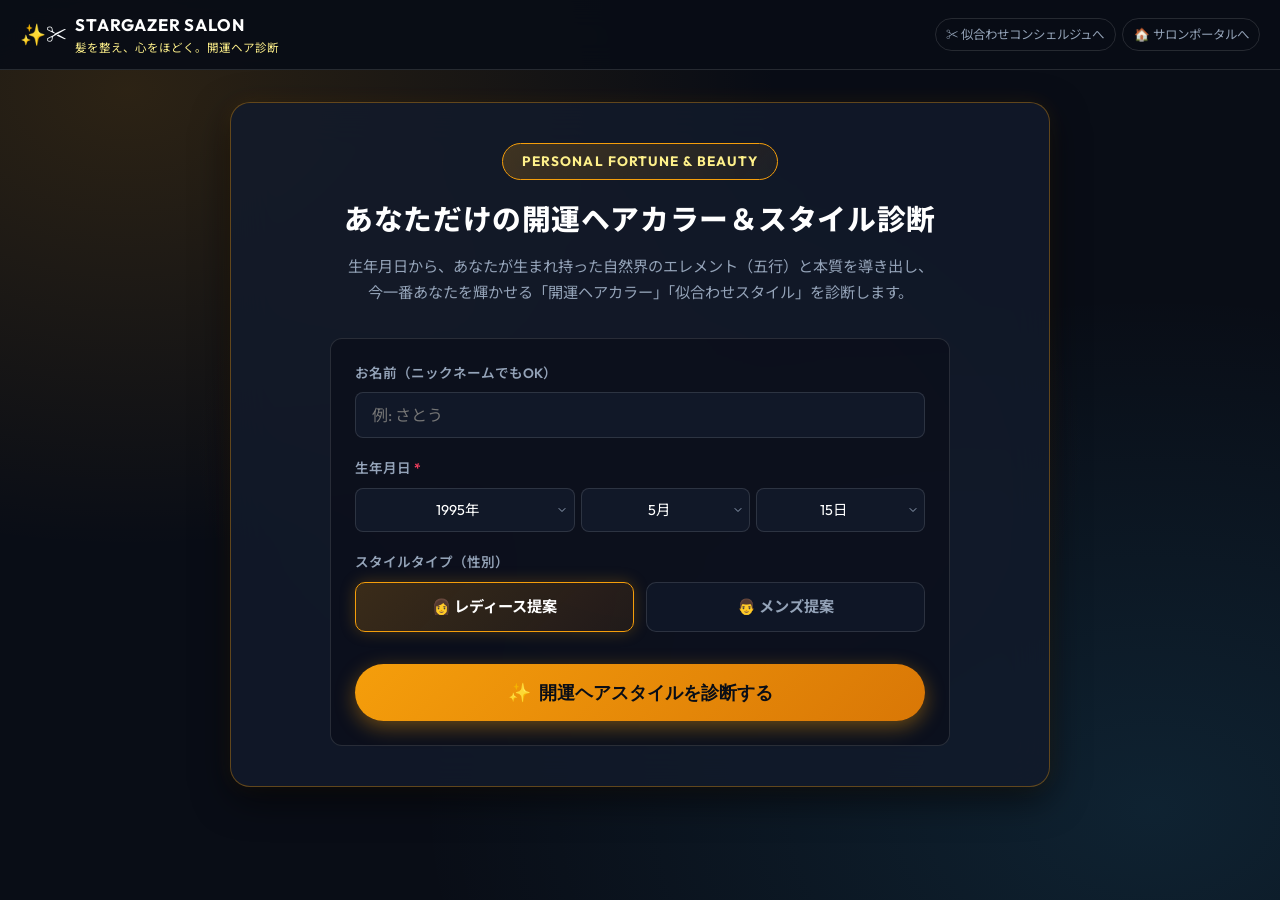
<file: salon_customer.html>
<!DOCTYPE html>
<html lang="ja">
<head>
    <meta charset="UTF-8">
    <meta name="viewport" content="width=device-width, initial-scale=1.0">
    <title>パーソナル開運ヘア診断 | Stargazer Salon</title>
    <!-- PWA Settings -->
    <link rel="manifest" href="manifest.json">
    <meta name="theme-color" content="#0f172a">
    <meta name="apple-mobile-web-app-capable" content="yes">
    <meta name="apple-mobile-web-app-status-bar-style" content="black-translucent">
    <meta name="apple-mobile-web-app-title" content="開運ヘア診断">
    <link rel="apple-touch-icon" href="icons/apple-touch-icon.png">
    <link rel="icon" type="image/svg+xml" href="icons/icon.svg">
    <link rel="icon" type="image/png" sizes="192x192" href="icons/icon-192.png">

    <link rel="preconnect" href="https://fonts.googleapis.com">
    <link rel="preconnect" href="https://fonts.gstatic.com" crossorigin>
    <link href="https://fonts.googleapis.com/css2?family=Outfit:wght@400;600;700;800&family=Noto+Sans+JP:wght@400;500;700&display=swap" rel="stylesheet">
    <link rel="stylesheet" href="salon_customer.css">
</head>
<body>

    <!-- タブレットヘッダー -->
    <header class="cust-header">
        <div class="cust-brand">
            <span class="brand-icon">✨✂️</span>
            <div>
                <div class="brand-text">STARGAZER SALON</div>
                <span class="brand-sub">髪を整え、心をほどく。開運ヘア診断</span>
            </div>
        </div>
        <div class="header-links">
            <a href="salon_cheat_sheet.html" class="link-btn">✂️ 似合わせコンシェルジュへ</a>
            <a href="salon_index.html" class="link-btn">🏠 サロンポータルへ</a>
        </div>
    </header>

    <main class="cust-container">

        <!-- ================= ① 入力ウェルカム画面 ================= -->
        <section id="cust-input-screen" class="welcome-card">
            <span class="welcome-badge">PERSONAL FORTUNE & BEAUTY</span>
            <h1 class="welcome-title">あなただけの開運ヘアカラー＆スタイル診断</h1>
            <p class="welcome-desc">
                生年月日から、あなたが生まれ持った自然界のエレメント（五行）と本質を導き出し、<br>
                今一番あなたを輝かせる「開運ヘアカラー」「似合わせスタイル」を診断します。
            </p>

            <form id="cust-diag-form" class="cust-form-box">
                <div class="form-row-group">
                    <label for="cust-diag-name">お名前（ニックネームでもOK）</label>
                    <input type="text" id="cust-diag-name" class="form-input-cust" placeholder="例: さとう">
                </div>

                <div class="form-row-group">
                    <label>生年月日 <span style="color:#f43f5e">*</span></label>
                    <div class="birthday-select-grid">
                        <select id="cust-diag-year" required>
                            <option value="">年</option>
                        </select>
                        <select id="cust-diag-month" required>
                            <option value="">月</option>
                        </select>
                        <select id="cust-diag-day" required>
                            <option value="">日</option>
                        </select>
                    </div>
                </div>

                <div class="form-row-group">
                    <label>スタイルタイプ（性別）</label>
                    <div class="cust-gender-toggle">
                        <label class="gender-radio-label">
                            <input type="radio" name="cust-diag-gender" value="female" checked>
                            <span>👩 レディース提案</span>
                        </label>
                        <label class="gender-radio-label">
                            <input type="radio" name="cust-diag-gender" value="male">
                            <span>👨 メンズ提案</span>
                        </label>
                    </div>
                </div>

                <button type="submit" class="btn-cust-submit">
                    <span>✨</span> 開運ヘアスタイルを診断する
                </button>
            </form>
        </section>

        <!-- ================= ② 診断結果画面 ================= -->
        <section id="cust-result-screen" class="result-container hidden">
            
            <!-- Hero結果カード -->
            <div class="hero-result-card">
                <div class="hero-header">
                    <h2 id="res-user-name" class="res-user-title">佐藤 様 の開運ヘアカルテ</h2>
                    <div id="res-element-badge" class="element-pill-badge">🌲 木（大樹タイプ）</div>
                </div>

                <div id="res-catchphrase" class="res-catchphrase">まっすぐ上を目指すリーダー・向上心の塊</div>
                
                <div class="res-desc-box">
                    <p id="res-personality" class="res-personality"></p>
                </div>

                <div class="res-mind-box">
                    <strong>💡 心をほどく開運メッセージ:</strong>
                    <p id="res-mind-advice" class="res-mind-advice"></p>
                </div>
            </div>

            <!-- 2カラム構成：開運カラー & ヘアスタイル -->
            <div class="res-grid-split">
                
                <!-- 開運パーソナルカラー -->
                <div class="feature-box">
                    <div class="box-head">
                        <span style="font-size: 1.3rem;">🎨</span>
                        <h3>あなたを輝かせる開運ヘアカラー</h3>
                    </div>
                    <div id="res-color-cards" class="color-cards-list">
                        <!-- JSで動的生成 -->
                    </div>
                    <div class="texture-note">
                        <strong>🌟 おすすめの質感：</strong>
                        <span id="res-texture"></span>
                    </div>
                </div>

                <!-- おすすめ開運スタイル（2WAY提案） -->
                <div class="feature-box">
                    <div class="box-head">
                        <span style="font-size: 1.3rem;">✂️</span>
                        <h3>運気を引き寄せる「2WAY」ヘアデザイン</h3>
                    </div>
                    
                    <div class="twoway-styles-grid">
                        <div class="twoway-card on-style">
                            <div class="twoway-badge on">💼 仕事・勝負のONスタイル</div>
                            <h4 id="res-on-style-title" class="twoway-title"></h4>
                            <p id="res-on-style-desc" class="twoway-desc"></p>
                        </div>
                        <div class="twoway-card off-style">
                            <div class="twoway-badge off">🌿 休日・癒やしのOFFスタイル</div>
                            <h4 id="res-off-style-title" class="twoway-title"></h4>
                            <p id="res-off-style-desc" class="twoway-desc"></p>
                        </div>
                    </div>

                    <div class="lucky-care-box" style="margin-top: 1rem;">
                        <strong>💆‍♀️ サロンおすすめの開運ケア：</strong>
                        <span id="res-lucky-care"></span>
                    </div>
                </div>

            </div>

            <!-- 🛍️ あなたを高める開運アロマ＆ホームケア処方箋 -->
            <div class="homecare-card" style="margin-bottom: 1.5rem;">
                <div class="box-head" style="border-color: rgba(245, 158, 11, 0.3);">
                    <span style="font-size: 1.3rem;">🛍️</span>
                    <div>
                        <h3 style="color: var(--accent-gold-light);">あなたを高める「開運アロマ＆ホームケア処方箋」</h3>
                        <p style="font-size: 0.75rem; color: var(--text-secondary);">サロン専売品・おうちでできる開運セルフケア</p>
                    </div>
                </div>
                
                <div class="homecare-grid">
                    <div class="homecare-item">
                        <div class="homecare-icon-badge">🌿</div>
                        <div class="homecare-text">
                            <span class="homecare-label">開運アロマ・香りの処方箋</span>
                            <h4 id="res-home-aroma" class="homecare-val"></h4>
                        </div>
                    </div>

                    <div class="homecare-item">
                        <div class="homecare-icon-badge">🧴</div>
                        <div class="homecare-text">
                            <span class="homecare-label">おすすめシャンプー＆トリートメント</span>
                            <h4 id="res-home-shampoo" class="homecare-val"></h4>
                        </div>
                    </div>

                    <div class="homecare-item">
                        <div class="homecare-icon-badge">✨</div>
                        <div class="homecare-text">
                            <span class="homecare-label">開運スタイリング剤＆アウトバス</span>
                            <h4 id="res-home-styling" class="homecare-val"></h4>
                        </div>
                    </div>
                </div>

                <div class="homecare-advice-box">
                    <strong>💡 スタイリストからのホームケアアドバイス：</strong>
                    <p id="res-home-advice"></p>
                </div>
            </div>

            <!-- 📅 年間12ヶ月 開運メンテナンス・カレンダー -->
            <div class="yearly-calendar-section" style="margin-bottom: 1.5rem;">
                <div class="box-head" style="border-color: rgba(56, 189, 248, 0.3);">
                    <span style="font-size: 1.3rem;">📅</span>
                    <div>
                        <h3 style="color: #38bdf8;">あなたの年間12ヶ月「開運メンテナンス・カレンダー」</h3>
                        <p style="font-size: 0.75rem; color: var(--text-secondary);">季節のバイオリズムに合わせた最適なヘアケア＆邪気払いサイクル</p>
                    </div>
                </div>

                <div id="res-yearly-calendar-grid" class="yearly-calendar-grid">
                    <!-- JSで12ヶ月分動的生成 -->
                </div>
            </div>

            <!-- 次回開運日バナー -->
            <div class="lucky-banner-card">
                <div class="banner-text-left">
                    <h4>🌟 次回の開運メンテナンス時期</h4>
                    <p>エネルギーの切り替わりと、髪の美しさをキープするベストタイミングです。</p>
                </div>
                <div id="res-lucky-period" class="lucky-period-tag">
                    9月25日 〜 10月10日頃
                </div>
            </div>

            <!-- アクションボタン -->
            <div class="result-actions" style="display: flex; flex-wrap: wrap; gap: 0.75rem; justify-content: center;">
                <button type="button" id="btn-open-sns-modal" class="btn-cust-submit" style="width: auto; margin-top: 0; padding: 0.8rem 2rem;">
                    <span>📸</span> スマホ用待ち受け・SNS画像を生成
                </button>
                <button type="button" id="btn-copy-share-url" class="btn-secondary-action" style="border-color: #38bdf8; color: #7dd3fc;">
                    <span>🔗</span> 診断結果URLをコピー
                </button>
                <button type="button" id="btn-re-diag" class="btn-secondary-action">
                    🔄 もう一度診断する
                </button>
            </div>

        </section>

    </main>

    <!-- ================= 神秘的な星読みローディング演出 ================= -->
    <div id="cust-loading-overlay" class="loading-overlay hidden">
        <div class="loading-content">
            <div class="star-spinner"></div>
            <h3 class="loading-title">星の配置を読み解いています...</h3>
            <p class="loading-sub">あなたの生年月日から守護エレメントと開運ヘアを導き出しています</p>
        </div>
    </div>

    <!-- ================= スマホ用待ち受け・SNS画像生成モーダル ================= -->
    <div id="sns-modal" class="modal-overlay hidden">
        <div class="modal-card" style="max-width: 480px;">
            <div class="modal-header">
                <h3>📸 スマホ待ち受け・SNSシェア画像</h3>
                <button type="button" id="btn-close-sns-modal" class="btn-close">&times;</button>
            </div>
            <div class="modal-body" style="text-align: center;">
                <p style="font-size: 0.85rem; color: var(--text-secondary); margin-bottom: 1rem;">
                    Instagramのストーリーや、スマホの待ち受け画面にぴったりな縦長開運カードです✨
                </p>

                <!-- プレビュー表示エリア（Canvasレンダリング結果） -->
                <div class="sns-card-preview-wrap">
                    <img id="sns-preview-img" class="sns-preview-img" alt="開運待ち受けカード">
                </div>
            </div>
            <div class="modal-footer" style="justify-content: center; gap: 0.75rem;">
                <a id="btn-download-sns-card" class="btn-cust-submit" style="text-decoration: none; width: auto; margin-top: 0; padding: 0.75rem 1.8rem; font-size: 1rem;" download="fortune_hair_card.png">
                    <span>📥</span> 画像をダウンロード保存
                </a>
            </div>
        </div>
    </div>

    <!-- 描画用隠しCanvas (1080x1920 高解像度) -->
    <canvas id="card-canvas" width="1080" height="1920" style="display: none;"></canvas>

    <script src="salon_customer.js"></script>
    <script>
        // PWA Service Worker 登録（強制キャッシュクリア＆自動リロード対応）
        if ('serviceWorker' in navigator) {
            window.addEventListener('load', () => {
                navigator.serviceWorker.register('./sw.js').then((reg) => {
                    console.log('✅ ServiceWorker Registered! Scope:', reg.scope);
                    reg.addEventListener('updatefound', () => {
                        const newWorker = reg.installing;
                        newWorker.addEventListener('statechange', () => {
                            if (newWorker.state === 'installed' && navigator.serviceWorker.controller) {
                                console.log('🔄 New Service Worker version installed. Force reloading...');
                                window.location.reload();
                            }
                        });
                    });
                }).catch((err) => console.warn('ServiceWorker Registration failed:', err));
            });
        }
    </script>
</body>
</html>
</file>
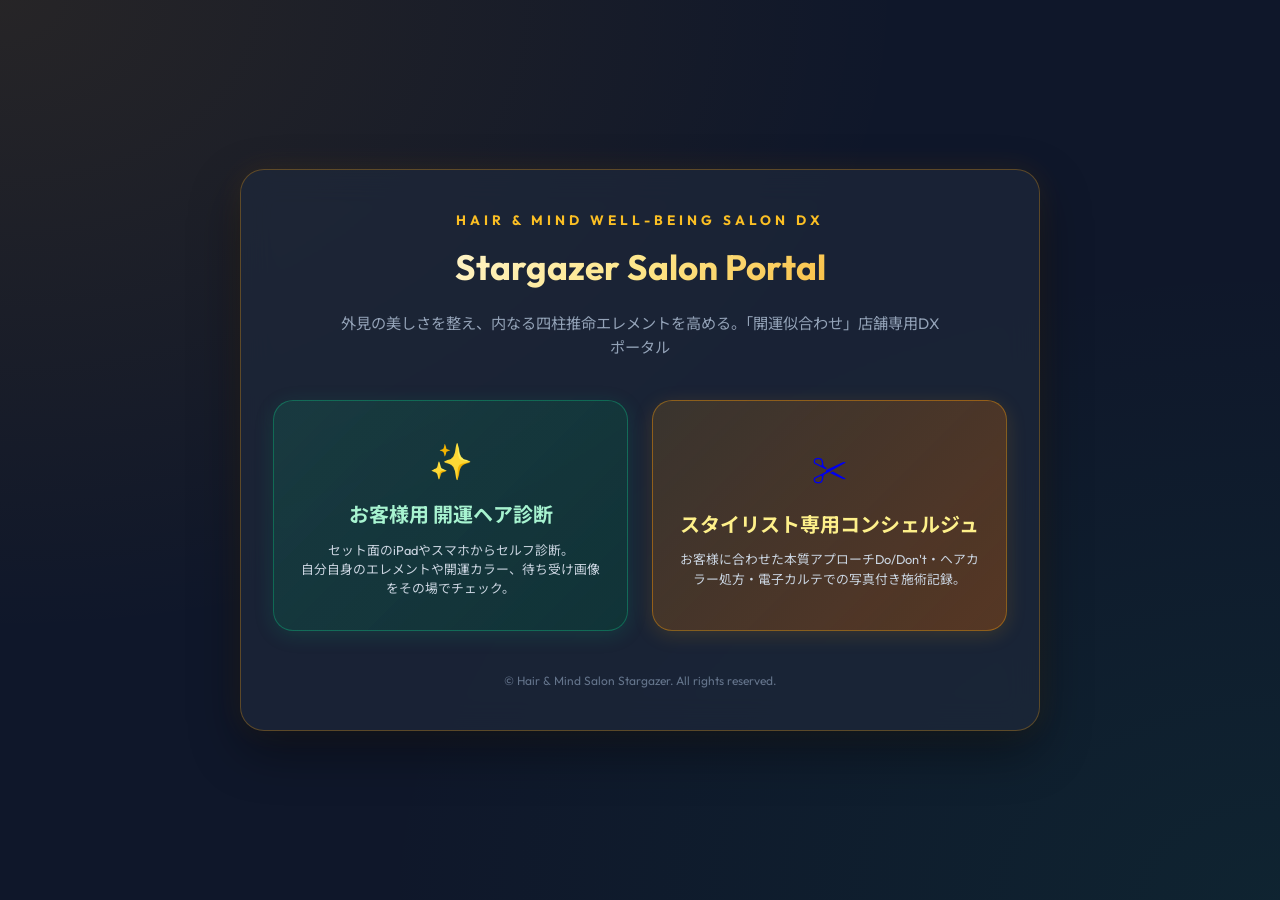
<file: salon_index.html>
<!DOCTYPE html>
<html lang="ja">
<head>
    <meta charset="UTF-8">
    <meta name="viewport" content="width=device-width, initial-scale=1.0">
    <title>Stargazer Salon Portal | 開運似合わせビューティー</title>
    <!-- PWA Settings -->
    <link rel="manifest" href="manifest.json">
    <meta name="theme-color" content="#0f172a">
    <meta name="apple-mobile-web-app-capable" content="yes">
    <meta name="apple-mobile-web-app-status-bar-style" content="black-translucent">
    <meta name="apple-mobile-web-app-title" content="サロンポータル">
    <link rel="apple-touch-icon" href="icons/apple-touch-icon.png">
    <link rel="icon" type="image/svg+xml" href="icons/icon.svg">
    <link rel="icon" type="image/png" sizes="192x192" href="icons/icon-192.png">

    <link rel="preconnect" href="https://fonts.googleapis.com">
    <link rel="preconnect" href="https://fonts.gstatic.com" crossorigin>
    <link href="https://fonts.googleapis.com/css2?family=Outfit:wght@300;400;600;700&family=Noto+Sans+JP:wght@300;400;700&display=swap" rel="stylesheet">
    <link rel="stylesheet" href="salon_customer.css">
    <style>
        body {
            background-color: #0f172a;
            background-image: 
                radial-gradient(at 0% 0%, rgba(245, 158, 11, 0.1) 0px, transparent 50%),
                radial-gradient(at 100% 100%, rgba(16, 185, 129, 0.08) 0px, transparent 50%);
            color: #f8fafc;
            display: flex;
            flex-direction: column;
            justify-content: center;
            align-items: center;
            min-height: 100vh;
            padding: 1.5rem;
            box-sizing: border-box;
        }
        .portal-card {
            background: rgba(30, 41, 59, 0.7);
            border: 1px solid rgba(245, 158, 11, 0.3);
            border-radius: 24px;
            padding: 2.5rem 2rem;
            max-width: 800px;
            width: 100%;
            text-align: center;
            backdrop-filter: blur(16px);
            box-shadow: 0 20px 50px rgba(0, 0, 0, 0.4), 0 0 30px rgba(245, 158, 11, 0.1);
        }
        .portal-title-brand {
            font-size: 0.85rem;
            letter-spacing: 4px;
            color: #fbbf24;
            font-weight: 700;
            text-transform: uppercase;
            margin-bottom: 0.5rem;
        }
        .portal-title {
            font-size: 2.2rem;
            font-weight: 700;
            margin-bottom: 1rem;
            background: linear-gradient(135deg, #fff 0%, #fde68a 50%, #f59e0b 100%);
            -webkit-background-clip: text;
            -webkit-text-fill-color: transparent;
        }
        .portal-desc {
            font-size: 0.95rem;
            color: #94a3b8;
            max-width: 600px;
            margin: 0 auto 2.5rem auto;
            line-height: 1.6;
        }
        .portal-grid {
            display: grid;
            grid-template-columns: repeat(auto-fit, minmax(280px, 1fr));
            gap: 1.5rem;
        }
        .portal-btn {
            display: flex;
            flex-direction: column;
            align-items: center;
            justify-content: center;
            gap: 0.6rem;
            padding: 2rem 1.5rem;
            text-decoration: none;
            border-radius: 20px;
            transition: all 0.3s ease;
            box-sizing: border-box;
        }
        .portal-btn.customer {
            background: linear-gradient(135deg, rgba(16, 185, 129, 0.15) 0%, rgba(6, 78, 59, 0.4) 100%);
            border: 1px solid rgba(16, 185, 129, 0.4);
            box-shadow: 0 4px 20px rgba(16, 185, 129, 0.15);
        }
        .portal-btn.customer:hover {
            transform: translateY(-4px);
            border-color: #10b981;
            background: linear-gradient(135deg, rgba(16, 185, 129, 0.25) 0%, rgba(6, 78, 59, 0.6) 100%);
            box-shadow: 0 10px 30px rgba(16, 185, 129, 0.3);
        }
        .portal-btn.staff {
            background: linear-gradient(135deg, rgba(245, 158, 11, 0.15) 0%, rgba(180, 83, 9, 0.4) 100%);
            border: 1px solid rgba(245, 158, 11, 0.4);
            box-shadow: 0 4px 20px rgba(245, 158, 11, 0.15);
        }
        .portal-btn.staff:hover {
            transform: translateY(-4px);
            border-color: #f59e0b;
            background: linear-gradient(135deg, rgba(245, 158, 11, 0.25) 0%, rgba(180, 83, 9, 0.6) 100%);
            box-shadow: 0 10px 30px rgba(245, 158, 11, 0.3);
        }
        .portal-btn-icon {
            font-size: 2.2rem;
        }
        .portal-btn-title {
            font-size: 1.25rem;
            font-weight: 700;
            color: #fff;
        }
        .portal-btn-desc {
            font-size: 0.8rem;
            color: #cbd5e1;
            line-height: 1.5;
        }
        .portal-footer {
            margin-top: 2.5rem;
            font-size: 0.75rem;
            color: #64748b;
        }
        @media (max-width: 600px) {
            .portal-card {
                padding: 1.5rem 1rem;
            }
            .portal-title {
                font-size: 1.7rem;
            }
            .portal-btn {
                padding: 1.5rem 1rem;
            }
            .portal-btn-title {
                font-size: 1.1rem;
            }
        }
    </style>
</head>
<body>

    <div class="portal-card">
        <div class="portal-title-brand">Hair & Mind Well-Being Salon DX</div>
        <h1 class="portal-title">Stargazer Salon Portal</h1>
        <p class="portal-desc">
            外見の美しさを整え、内なる四柱推命エレメントを高める。「開運似合わせ」店舗専用DXポータル
        </p>

        <div class="portal-grid">
            <!-- お客様用 -->
            <a href="salon_customer.html" class="portal-btn customer">
                <span class="portal-btn-icon">✨</span>
                <span class="portal-btn-title" style="color: #a7f3d0;">お客様用 開運ヘア診断</span>
                <p class="portal-btn-desc">
                    セット面のiPadやスマホからセルフ診断。<br>自分自身のエレメントや開運カラー、待ち受け画像をその場でチェック。
                </p>
            </a>

            <!-- スタイリスト用 -->
            <a href="salon_cheat_sheet.html" class="portal-btn staff">
                <span class="portal-btn-icon">✂️</span>
                <span class="portal-btn-title" style="color: #fef08a;">スタイリスト専用コンシェルジュ</span>
                <p class="portal-btn-desc">
                    お客様に合わせた本質アプローチDo/Don't・ヘアカラー処方・電子カルテでの写真付き施術記録。
                </p>
            </a>
        </div>

        <div class="portal-footer">
            © Hair & Mind Salon Stargazer. All rights reserved.
        </div>
    </div>

    <script>
        // PWA Service Worker 登録（強制キャッシュクリア＆自動リロード対応）
        if ('serviceWorker' in navigator) {
            window.addEventListener('load', () => {
                navigator.serviceWorker.register('./sw.js').then((reg) => {
                    console.log('✅ ServiceWorker Registered! Scope:', reg.scope);
                    reg.addEventListener('updatefound', () => {
                        const newWorker = reg.installing;
                        newWorker.addEventListener('statechange', () => {
                            if (newWorker.state === 'installed' && navigator.serviceWorker.controller) {
                                console.log('🔄 New Service Worker version installed. Force reloading...');
                                window.location.reload();
                            }
                        });
                    });
                }).catch((err) => console.warn('ServiceWorker Registration failed:', err));
            });
        }
    </script>
</body>
</html>
</file>
<file: salon_customer.css>
/* ==========================================================================
   お客様専用 タブレット開運ヘア診断 スタイルシート
   ========================================================================== */

:root {
    --bg-dark: #090d16;
    --bg-card: rgba(18, 26, 43, 0.85);
    --bg-card-glass: rgba(255, 255, 255, 0.05);
    --accent-gold: #f59e0b;
    --accent-gold-light: #fef08a;
    --accent-rose: #f43f5e;
    --accent-teal: #10b981;
    --text-primary: #f8fafc;
    --text-secondary: #94a3b8;
    --border-glass: rgba(255, 255, 255, 0.12);
    --border-gold: rgba(245, 158, 11, 0.35);
    --shadow-rich: 0 12px 36px rgba(0, 0, 0, 0.6), 0 0 20px rgba(245, 158, 11, 0.1);
    --radius-xl: 20px;
    --radius-md: 12px;
    --font-family: 'Outfit', 'Noto Sans JP', -apple-system, BlinkMacSystemFont, sans-serif;
}

* {
    box-sizing: border-box;
    margin: 0;
    padding: 0;
}

body {
    font-family: var(--font-family);
    background-color: var(--bg-dark);
    background-image: 
        radial-gradient(at 10% 10%, rgba(245, 158, 11, 0.15) 0px, transparent 40%),
        radial-gradient(at 90% 90%, rgba(56, 189, 248, 0.12) 0px, transparent 45%),
        radial-gradient(at 50% 50%, rgba(244, 63, 94, 0.08) 0px, transparent 50%);
    background-attachment: fixed;
    color: var(--text-primary);
    line-height: 1.6;
    min-height: 100vh;
    padding-bottom: 3rem;
}

/* タブレットヘッダー */
.cust-header {
    background: rgba(9, 13, 22, 0.95);
    backdrop-filter: blur(14px);
    border-bottom: 1px solid var(--border-glass);
    padding: 0.75rem 1.25rem;
    position: sticky;
    top: 0;
    z-index: 100;
    display: flex;
    justify-content: space-between;
    align-items: center;
    gap: 0.5rem;
}

.cust-brand {
    display: flex;
    align-items: center;
    gap: 0.5rem;
    min-width: 0;
    flex-shrink: 1;
}

.brand-icon {
    font-size: 1.3rem;
    flex-shrink: 0;
}

.brand-text {
    font-size: 1.05rem;
    font-weight: 700;
    letter-spacing: 0.05em;
    color: #fff;
    font-family: 'Outfit', sans-serif;
    white-space: nowrap;
    overflow: hidden;
    text-overflow: ellipsis;
}

.brand-sub {
    font-size: 0.72rem;
    color: var(--accent-gold-light);
    display: block;
    white-space: nowrap;
    overflow: hidden;
    text-overflow: ellipsis;
}

.header-links {
    display: flex;
    gap: 0.4rem;
    flex-shrink: 0;
    align-items: center;
}

.link-btn {
    color: var(--text-secondary);
    text-decoration: none;
    font-size: 0.78rem;
    padding: 0.35rem 0.65rem;
    border-radius: 20px;
    border: 1px solid var(--border-glass);
    transition: all 0.2s;
    white-space: nowrap;
    display: inline-flex;
    align-items: center;
}

.link-btn:hover {
    color: #fff;
    background: rgba(255, 255, 255, 0.1);
}

@media (max-width: 640px) {
    .cust-header {
        padding: 0.6rem 0.75rem;
        gap: 0.4rem;
    }
    .brand-sub {
        display: none;
    }
    .brand-text {
        font-size: 0.9rem;
    }
    .brand-icon {
        font-size: 1.15rem;
    }
    .link-btn {
        font-size: 0.72rem;
        padding: 0.3rem 0.5rem;
    }
}

@media (max-width: 420px) {
    .brand-text {
        font-size: 0.82rem;
    }
    .link-btn {
        font-size: 0.68rem;
        padding: 0.25rem 0.4rem;
    }
}

/* メインラッパー */
.cust-container {
    max-width: 860px;
    margin: 2rem auto;
    padding: 0 1.25rem;
}

/* ================= 入力ウェルカム画面 ================= */
.welcome-card {
    background: var(--bg-card);
    border: 1px solid var(--border-gold);
    border-radius: var(--radius-xl);
    padding: 2.5rem 2rem;
    box-shadow: var(--shadow-rich);
    backdrop-filter: blur(20px);
    text-align: center;
    animation: fadeIn 0.4s ease-out;
}

@keyframes fadeIn {
    from { opacity: 0; transform: translateY(12px); }
    to { opacity: 1; transform: translateY(0); }
}

.welcome-badge {
    display: inline-block;
    background: linear-gradient(135deg, rgba(245, 158, 11, 0.2), rgba(245, 158, 11, 0.05));
    border: 1px solid var(--accent-gold);
    color: var(--accent-gold-light);
    font-size: 0.85rem;
    font-weight: 700;
    padding: 0.4rem 1.2rem;
    border-radius: 30px;
    margin-bottom: 1rem;
    letter-spacing: 0.08em;
}

.welcome-title {
    font-size: 1.8rem;
    font-weight: 800;
    color: #fff;
    margin-bottom: 0.75rem;
    letter-spacing: 0.02em;
}

.welcome-desc {
    font-size: 0.95rem;
    color: var(--text-secondary);
    max-width: 600px;
    margin: 0 auto 2rem auto;
    line-height: 1.7;
}

.cust-form-box {
    background: rgba(9, 13, 22, 0.6);
    border: 1px solid var(--border-glass);
    border-radius: var(--radius-md);
    padding: 1.5rem;
    max-width: 620px;
    margin: 0 auto;
    text-align: left;
}

.form-row-group {
    margin-bottom: 1.25rem;
}

.form-row-group label {
    display: block;
    font-size: 0.85rem;
    font-weight: 600;
    color: var(--text-secondary);
    margin-bottom: 0.5rem;
}

.form-input-cust {
    width: 100%;
    background: rgba(18, 26, 43, 0.9);
    border: 1px solid var(--border-glass);
    color: #fff;
    padding: 0.75rem 1rem;
    border-radius: 8px;
    font-size: 1rem;
    outline: none;
    transition: border-color 0.2s;
    font-family: inherit;
}

.form-input-cust:focus {
    border-color: var(--accent-gold);
    box-shadow: 0 0 0 2px rgba(245, 158, 11, 0.25);
}

/* 性別選択トグル */
.cust-gender-toggle {
    display: grid;
    grid-template-columns: 1fr 1fr;
    gap: 0.75rem;
}

.gender-radio-label {
    cursor: pointer;
}

.gender-radio-label input[type="radio"] {
    display: none;
}

.gender-radio-label span {
    display: flex;
    align-items: center;
    justify-content: center;
    padding: 0.75rem 1rem;
    background: rgba(18, 26, 43, 0.7);
    border: 1.5px solid var(--border-glass);
    border-radius: 10px;
    color: var(--text-muted);
    font-size: 0.95rem;
    font-weight: 700;
    transition: all 0.25s ease;
}

.gender-radio-label input[type="radio"]:checked + span {
    background: linear-gradient(135deg, rgba(245, 158, 11, 0.2) 0%, rgba(217, 119, 6, 0.1) 100%);
    border-color: var(--accent-gold);
    color: #fff;
    box-shadow: 0 0 15px rgba(245, 158, 11, 0.25);
}

.birthday-select-grid {
    display: grid;
    grid-template-columns: 1.3fr 1fr 1fr;
    gap: 0.4rem;
    width: 100%;
    max-width: 100%;
    box-sizing: border-box;
}

.birthday-select-grid select {
    width: 100%;
    min-width: 0;
    box-sizing: border-box;
    background-color: rgba(18, 26, 43, 0.9);
    border: 1px solid var(--border-glass);
    color: #fff;
    padding: 0.75rem 0.35rem;
    border-radius: 8px;
    font-size: 0.9rem;
    cursor: pointer;
    outline: none;
    font-family: inherit;
    text-align: center;
    text-align-last: center;
    -webkit-appearance: none;
    appearance: none;
    background-image: url("data:image/svg+xml;charset=UTF-8,%3csvg xmlns='http://www.w3.org/2000/svg' viewBox='0 0 24 24' fill='none' stroke='%2394a3b8' stroke-width='2' stroke-linecap='round' stroke-linejoin='round'%3e%3cpolyline points='6 9 12 15 18 9'%3e%3c/polyline%3e%3c/svg%3e");
    background-repeat: no-repeat;
    background-position: right 0.3rem center;
    background-size: 0.85em;
    padding-right: 1.2rem;
}

.birthday-select-grid select option {
    background: #0f172a;
    color: #fff;
}

@media (max-width: 480px) {
    .birthday-select-grid {
        grid-template-columns: 1.25fr 1fr 1fr;
        gap: 0.3rem;
    }
    .birthday-select-grid select {
        padding: 0.65rem 0.2rem;
        padding-right: 1rem;
        font-size: 0.82rem;
        background-position: right 0.15rem center;
        background-size: 0.75em;
    }
}

.btn-cust-submit {
    width: 100%;
    background: linear-gradient(135deg, #f59e0b, #d97706);
    color: #090d16;
    font-size: 1.15rem;
    font-weight: 800;
    border: none;
    padding: 1rem;
    border-radius: 30px;
    cursor: pointer;
    display: flex;
    align-items: center;
    justify-content: center;
    gap: 0.5rem;
    box-shadow: 0 6px 20px rgba(245, 158, 11, 0.4);
    transition: all 0.25s ease;
    margin-top: 1.5rem;
}

.btn-cust-submit:hover {
    transform: translateY(-2px);
    box-shadow: 0 8px 25px rgba(245, 158, 11, 0.6);
}

/* ================= 診断結果画面 ================= */
.result-container {
    animation: fadeIn 0.4s ease-out;
}

/* Hero結果カード */
.hero-result-card {
    background: var(--bg-card);
    border: 1px solid var(--border-gold);
    border-radius: var(--radius-xl);
    padding: 2.2rem;
    box-shadow: var(--shadow-rich);
    backdrop-filter: blur(20px);
    margin-bottom: 1.5rem;
    position: relative;
    overflow: hidden;
}

.hero-header {
    display: flex;
    justify-content: space-between;
    align-items: flex-start;
    margin-bottom: 1rem;
    flex-wrap: wrap;
    gap: 0.75rem;
}

.res-user-title {
    font-size: 1.3rem;
    color: #fff;
    font-weight: 700;
}

.element-pill-badge {
    border: 1.5px solid var(--accent-gold);
    padding: 0.4rem 1.2rem;
    border-radius: 30px;
    font-size: 1rem;
    font-weight: 800;
    color: #fff;
    box-shadow: 0 4px 15px rgba(0,0,0,0.3);
}

.res-catchphrase {
    font-size: 1.5rem;
    font-weight: 800;
    color: var(--accent-gold-light);
    margin-bottom: 1rem;
    line-height: 1.4;
}

.res-desc-box {
    background: rgba(255, 255, 255, 0.04);
    border: 1px solid rgba(255, 255, 255, 0.08);
    border-radius: var(--radius-md);
    padding: 1.2rem;
    margin-bottom: 1rem;
}

.res-personality {
    font-size: 0.95rem;
    color: #e2e8f0;
    line-height: 1.8;
}

.res-mind-box {
    background: rgba(244, 63, 94, 0.08);
    border-left: 4px solid var(--accent-rose);
    border-radius: 0 8px 8px 0;
    padding: 0.85rem 1.2rem;
}

.res-mind-box strong {
    color: #fecdd3;
    font-size: 0.85rem;
    display: block;
    margin-bottom: 2px;
}

.res-mind-advice {
    font-size: 0.9rem;
    color: #ffe4e6;
    line-height: 1.6;
}

/* 2カラムレイアウト（カラー＆スタイル） */
.res-grid-split {
    display: grid;
    grid-template-columns: 1fr 1fr;
    gap: 1.5rem;
    margin-bottom: 1.5rem;
}

@media (max-width: 768px) {
    .res-grid-split {
        grid-template-columns: 1fr;
    }
}

.feature-box {
    background: var(--bg-card);
    border: 1px solid var(--border-glass);
    border-radius: var(--radius-xl);
    padding: 1.5rem;
    box-shadow: 0 8px 24px rgba(0, 0, 0, 0.4);
}

.box-head {
    display: flex;
    align-items: center;
    gap: 0.6rem;
    margin-bottom: 1.2rem;
    border-bottom: 1px solid var(--border-glass);
    padding-bottom: 0.75rem;
}

.box-head h3 {
    font-size: 1.1rem;
    font-weight: 700;
    color: #fff;
}

/* カラーカード一覧 */
.color-cards-list {
    display: flex;
    flex-direction: column;
    gap: 0.75rem;
    margin-bottom: 1.2rem;
}

.cust-color-card {
    display: flex;
    align-items: center;
    gap: 1rem;
    background: rgba(255, 255, 255, 0.03);
    border: 1px solid rgba(255, 255, 255, 0.08);
    border-radius: var(--radius-md);
    padding: 0.85rem 1rem;
    transition: all 0.2s;
}

.cust-color-card:hover {
    background: rgba(255, 255, 255, 0.06);
    border-color: rgba(255, 255, 255, 0.2);
}

.color-swatch-circle {
    width: 38px;
    height: 38px;
    border-radius: 50%;
    flex-shrink: 0;
    border: 2px solid rgba(255, 255, 255, 0.4);
}

.color-card-info {
    flex: 1;
}

.color-name {
    font-size: 0.95rem;
    font-weight: 700;
    color: #fff;
    margin-bottom: 2px;
}

.color-desc {
    font-size: 0.75rem;
    color: var(--text-secondary);
    line-height: 1.4;
}

.texture-note {
    background: rgba(16, 185, 129, 0.08);
    border: 1px solid rgba(16, 185, 129, 0.3);
    border-radius: 8px;
    padding: 0.75rem 1rem;
    font-size: 0.85rem;
    color: #a7f3d0;
}

/* スタイルリスト */
.cust-style-list {
    list-style: none;
    display: flex;
    flex-direction: column;
    gap: 0.75rem;
    margin-bottom: 1.2rem;
}

.cust-style-list li {
    background: rgba(255, 255, 255, 0.03);
    border-radius: 8px;
    padding: 0.75rem 1rem;
    font-size: 0.9rem;
    color: #e2e8f0;
    display: flex;
    align-items: center;
    gap: 0.5rem;
}

.style-check {
    color: var(--accent-gold);
}

.lucky-care-box {
    background: rgba(245, 158, 11, 0.08);
    border: 1px dashed var(--border-gold);
    border-radius: 8px;
    padding: 0.75rem 1rem;
    font-size: 0.85rem;
    color: var(--accent-gold-light);
}

/* 🛍️ ホームケア＆アロマ処方箋カード */
.homecare-card {
    background: var(--bg-card);
    border: 1px solid var(--border-gold);
    border-radius: var(--radius-xl);
    padding: 1.8rem;
    box-shadow: 0 8px 24px rgba(0, 0, 0, 0.4);
}

.homecare-grid {
    display: grid;
    grid-template-columns: 1fr 1fr 1fr;
    gap: 1rem;
    margin-bottom: 1.2rem;
}

@media (max-width: 768px) {
    .homecare-grid {
        grid-template-columns: 1fr;
    }
}

.homecare-item {
    background: rgba(255, 255, 255, 0.03);
    border: 1px solid rgba(255, 255, 255, 0.08);
    border-radius: var(--radius-md);
    padding: 1rem;
    display: flex;
    align-items: flex-start;
    gap: 0.75rem;
    transition: all 0.2s;
}

.homecare-item:hover {
    background: rgba(255, 255, 255, 0.06);
    border-color: rgba(245, 158, 11, 0.3);
}

.homecare-icon-badge {
    font-size: 1.5rem;
    background: rgba(15, 23, 42, 0.8);
    width: 40px;
    height: 40px;
    border-radius: 50%;
    display: flex;
    align-items: center;
    justify-content: center;
    flex-shrink: 0;
    border: 1px solid var(--border-glass);
}

.homecare-text {
    flex: 1;
}

.homecare-label {
    font-size: 0.7rem;
    font-weight: 700;
    color: var(--accent-gold-light);
    display: block;
    margin-bottom: 4px;
}

.homecare-val {
    font-size: 0.85rem;
    font-weight: 600;
    color: #f8fafc;
    line-height: 1.4;
}

.homecare-advice-box {
    background: rgba(245, 158, 11, 0.08);
    border-left: 4px solid var(--accent-gold);
    border-radius: 0 8px 8px 0;
    padding: 0.85rem 1.2rem;
    font-size: 0.85rem;
    color: #fef08a;
    line-height: 1.6;
}

.homecare-advice-box strong {
    display: block;
    color: var(--accent-gold);
    font-size: 0.8rem;
    margin-bottom: 2px;
}

/* 次回開運日バナー */
.lucky-banner-card {
    background: linear-gradient(135deg, rgba(16, 185, 129, 0.15), rgba(6, 78, 59, 0.35));
    border: 1.5px solid var(--accent-teal);
    border-radius: var(--radius-xl);
    padding: 1.5rem 2rem;
    display: flex;
    justify-content: space-between;
    align-items: center;
    flex-wrap: wrap;
    gap: 1rem;
    margin-bottom: 1.5rem;
    box-shadow: 0 8px 24px rgba(16, 185, 129, 0.15);
}

.banner-text-left h4 {
    font-size: 1.1rem;
    font-weight: 800;
    color: #fff;
    margin-bottom: 0.25rem;
}

.banner-text-left p {
    font-size: 0.85rem;
    color: #a7f3d0;
}

.lucky-period-tag {
    background: #10b981;
    color: #064e3b;
    font-size: 1.05rem;
    font-weight: 800;
    padding: 0.6rem 1.4rem;
    border-radius: 30px;
    box-shadow: 0 4px 15px rgba(16, 185, 129, 0.4);
}

/* アクションボタン群 */
.result-actions {
    display: flex;
    justify-content: center;
    gap: 1rem;
    flex-wrap: wrap;
}

.btn-secondary-action {
    background: rgba(255, 255, 255, 0.08);
    border: 1px solid var(--border-glass);
    color: #fff;
    font-size: 0.95rem;
    font-weight: 600;
    padding: 0.75rem 1.5rem;
    border-radius: 30px;
    cursor: pointer;
    transition: all 0.2s;
}

.btn-secondary-action:hover {
    background: rgba(255, 255, 255, 0.15);
}

/* ================= SNSモーダル スタイル ================= */
.modal-overlay {
    position: fixed;
    top: 0; left: 0; right: 0; bottom: 0;
    background: rgba(0, 0, 0, 0.85);
    backdrop-filter: blur(8px);
    z-index: 1000;
    display: flex;
    align-items: center;
    justify-content: center;
    padding: 1rem;
    animation: fadeIn 0.2s ease-out;
}

.modal-card {
    background: #121a2b;
    border: 1px solid var(--border-gold);
    border-radius: var(--radius-xl);
    width: 100%;
    max-height: 90vh;
    display: flex;
    flex-direction: column;
    box-shadow: var(--shadow-rich);
    overflow: hidden;
}

.modal-header {
    padding: 1.2rem 1.5rem;
    border-bottom: 1px solid var(--border-glass);
    display: flex;
    justify-content: space-between;
    align-items: center;
}

.modal-header h3 {
    font-size: 1.1rem;
    color: var(--accent-gold-light);
}

.btn-close {
    background: none;
    border: none;
    color: var(--text-secondary);
    font-size: 1.5rem;
    cursor: pointer;
    line-height: 1;
}

.btn-close:hover {
    color: #fff;
}

.modal-body {
    padding: 1.2rem 1.5rem;
    overflow-y: auto;
    flex: 1;
}

.modal-footer {
    padding: 1rem 1.5rem;
    border-top: 1px solid var(--border-glass);
    display: flex;
    background: rgba(9, 13, 22, 0.9);
}

.sns-card-preview-wrap {
    display: flex;
    justify-content: center;
    margin: 0.5rem 0;
}

.sns-preview-img {
    width: 270px;
    height: 480px;
    border-radius: 16px;
    box-shadow: 0 10px 30px rgba(0,0,0,0.7), 0 0 15px rgba(245, 158, 11, 0.2);
    border: 1px solid rgba(245, 158, 11, 0.4);
    object-fit: cover;
}

/* ================= 年間12ヶ月開運カレンダー スタイル ================= */
.yearly-calendar-section {
    background: var(--bg-card);
    border: 1px solid rgba(56, 189, 248, 0.3);
    border-radius: var(--radius-xl);
    padding: 1.8rem;
    box-shadow: 0 8px 24px rgba(0, 0, 0, 0.4);
}

.yearly-calendar-grid {
    display: grid;
    grid-template-columns: repeat(4, 1fr);
    gap: 1rem;
    margin-top: 1.2rem;
}

@media (max-width: 900px) {
    .yearly-calendar-grid {
        grid-template-columns: repeat(2, 1fr);
    }
}

@media (max-width: 540px) {
    .yearly-calendar-grid {
        grid-template-columns: 1fr;
    }
}

.cal-month-card {
    background: rgba(255, 255, 255, 0.03);
    border: 1px solid rgba(255, 255, 255, 0.08);
    border-radius: var(--radius-md);
    padding: 1rem;
    display: flex;
    flex-direction: column;
    gap: 0.5rem;
    transition: all 0.2s;
    position: relative;
}

.cal-month-card:hover {
    background: rgba(255, 255, 255, 0.06);
    transform: translateY(-2px);
    box-shadow: 0 4px 12px rgba(0, 0, 0, 0.3);
}

.cal-month-card.highlight {
    background: linear-gradient(135deg, rgba(245, 158, 11, 0.12), rgba(217, 119, 6, 0.05));
    border: 1.5px solid var(--accent-gold);
    box-shadow: 0 0 15px rgba(245, 158, 11, 0.15);
}

.cal-month-header {
    display: flex;
    justify-content: space-between;
    align-items: center;
}

.cal-month-num {
    font-size: 1.1rem;
    font-weight: 800;
    color: #fff;
}

.cal-badge {
    font-size: 0.65rem;
    font-weight: 700;
    padding: 2px 8px;
    border-radius: 20px;
    white-space: nowrap;
}

.cal-badge.gold {
    background: rgba(245, 158, 11, 0.2);
    color: #fef08a;
    border: 1px solid var(--accent-gold);
}

.cal-badge.teal {
    background: rgba(16, 185, 129, 0.2);
    color: #a7f3d0;
    border: 1px solid var(--accent-teal);
}

.cal-badge.pink {
    background: rgba(236, 72, 153, 0.2);
    color: #fbcfe8;
    border: 1px solid rgba(236, 72, 153, 0.5);
}

.cal-badge.normal {
    background: rgba(255, 255, 255, 0.08);
    color: var(--text-secondary);
    border: 1px solid var(--border-glass);
}

.cal-theme-title {
    font-size: 0.9rem;
    font-weight: 700;
    color: #f8fafc;
    margin: 0;
    line-height: 1.3;
}

.cal-hair-action {
    font-size: 0.75rem;
    color: #cbd5e1;
    line-height: 1.4;
    background: rgba(0, 0, 0, 0.25);
    padding: 6px 8px;
    border-radius: 6px;
    margin: 0;
}

.cal-mind-tip {
    font-size: 0.7rem;
    color: var(--text-muted);
    line-height: 1.3;
    margin: 0;
}

/* ================= 2WAY ヘアスタイルカード ================= */
.twoway-styles-grid {
    display: grid;
    grid-template-columns: 1fr 1fr;
    gap: 1rem;
}

@media (max-width: 640px) {
    .twoway-styles-grid {
        grid-template-columns: 1fr;
    }
}

.twoway-card {
    background: rgba(255, 255, 255, 0.03);
    border-radius: var(--radius-md);
    padding: 1.2rem;
    border: 1px solid rgba(255, 255, 255, 0.08);
    transition: all 0.2s;
}

.twoway-card:hover {
    background: rgba(255, 255, 255, 0.06);
    transform: translateY(-2px);
}

.twoway-card.on-style {
    border-color: rgba(56, 189, 248, 0.3);
}

.twoway-card.off-style {
    border-color: rgba(245, 158, 11, 0.3);
}

.twoway-badge {
    display: inline-block;
    font-size: 0.7rem;
    font-weight: 700;
    padding: 3px 10px;
    border-radius: 20px;
    margin-bottom: 0.6rem;
}

.twoway-badge.on {
    background: rgba(56, 189, 248, 0.15);
    color: #7dd3fc;
    border: 1px solid #38bdf8;
}

.twoway-badge.off {
    background: rgba(245, 158, 11, 0.15);
    color: #fef08a;
    border: 1px solid var(--accent-gold);
}

.twoway-title {
    font-size: 0.95rem;
    font-weight: 700;
    color: #fff;
    margin-bottom: 0.4rem;
}

.twoway-desc {
    font-size: 0.8rem;
    color: #cbd5e1;
    line-height: 1.5;
}

/* ================= 神秘的な星読みローディング演出 ================= */
.loading-overlay {
    position: fixed;
    top: 0; left: 0; right: 0; bottom: 0;
    background: rgba(7, 10, 16, 0.92);
    backdrop-filter: blur(12px);
    z-index: 2000;
    display: flex;
    align-items: center;
    justify-content: center;
    animation: fadeIn 0.3s ease-out;
}

.loading-content {
    text-align: center;
    max-width: 400px;
    padding: 2rem;
}

.star-spinner {
    width: 60px;
    height: 60px;
    margin: 0 auto 1.5rem;
    border: 3px solid rgba(245, 158, 11, 0.2);
    border-top: 3px solid var(--accent-gold);
    border-right: 3px solid var(--accent-gold-light);
    border-radius: 50%;
    animation: spin 1s cubic-bezier(0.68, -0.55, 0.27, 1.55) infinite;
    box-shadow: 0 0 20px rgba(245, 158, 11, 0.3);
}

@keyframes spin {
    0% { transform: rotate(0deg); }
    100% { transform: rotate(360deg); }
}

.loading-title {
    font-size: 1.3rem;
    font-weight: 700;
    color: var(--accent-gold-light);
    margin-bottom: 0.5rem;
    letter-spacing: 1px;
}

.loading-sub {
    font-size: 0.85rem;
    color: var(--text-secondary);
    line-height: 1.5;
}

/* ================= エレメント別ダイナミック背景テーマ ================= */
body[data-element="木"] {
    --accent-glow: rgba(16, 185, 129, 0.15);
}
body[data-element="火"] {
    --accent-glow: rgba(239, 68, 68, 0.15);
}
body[data-element="土"] {
    --accent-glow: rgba(245, 158, 11, 0.15);
}
body[data-element="金"] {
    --accent-glow: rgba(148, 163, 184, 0.2);
}
body[data-element="水"] {
    --accent-glow: rgba(2, 132, 199, 0.2);
}

.hidden {
    display: none !important;
}
</file>
